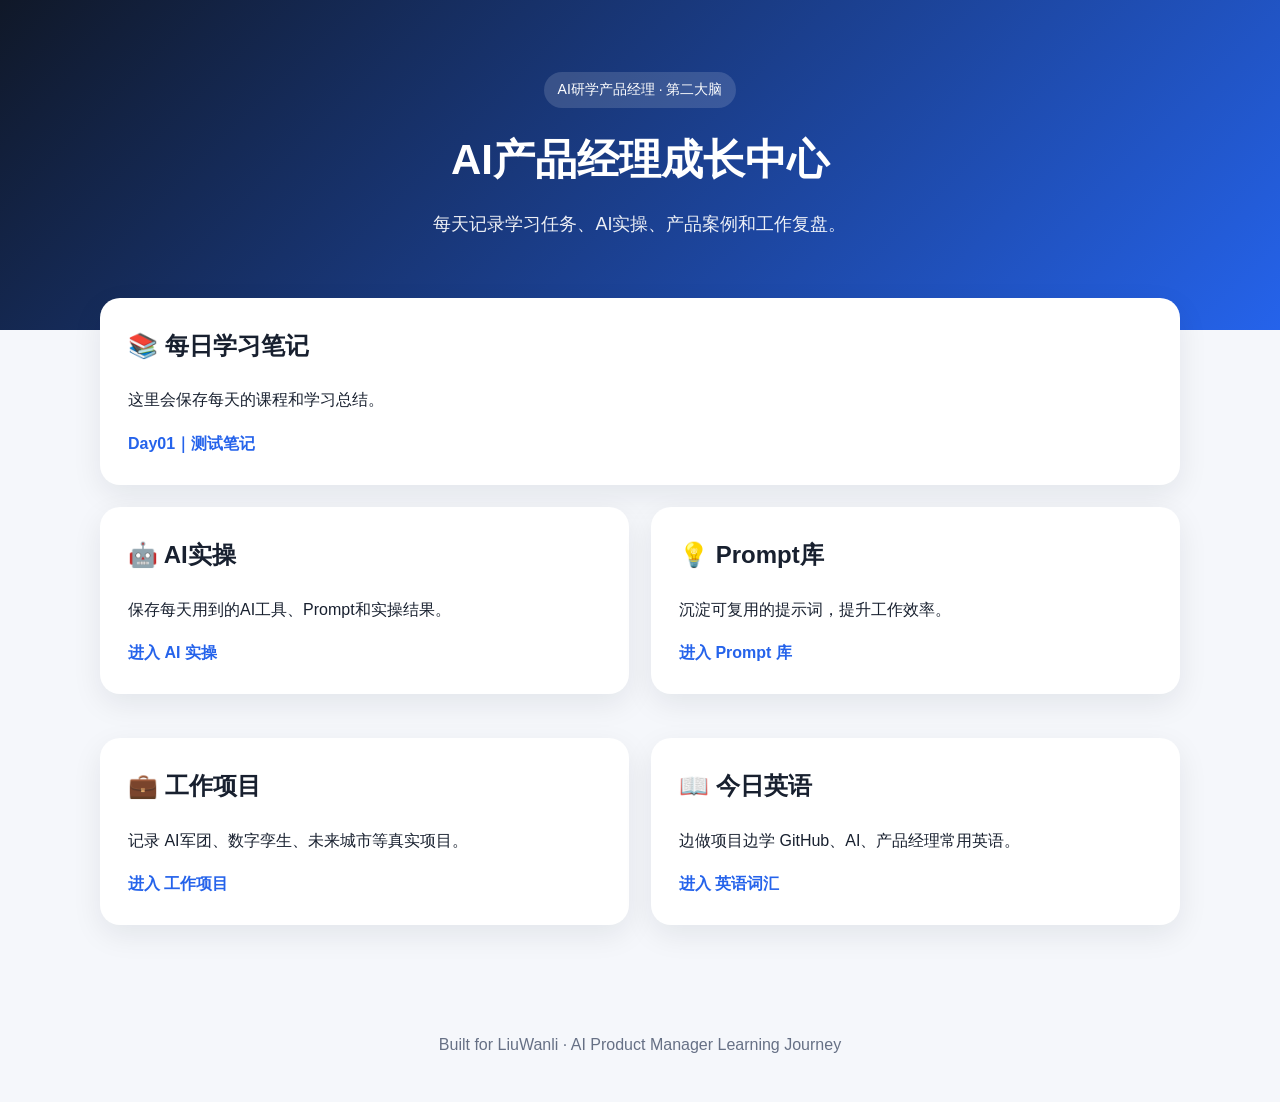
<file: index.html>
<!DOCTYPE html>
<html lang="zh-CN">
<head>
  <meta charset="UTF-8" />
  <meta name="viewport" content="width=device-width, initial-scale=1.0" />
  <title>AI产品经理成长中心</title>
  <link rel="stylesheet" href="style.css" />
</head>
<body>
  <header class="hero">
    <div class="badge">AI研学产品经理 · 第二大脑</div>
    <h1>AI产品经理成长中心</h1>
    <p>每天记录学习任务、AI实操、产品案例和工作复盘。</p>
  </header>

  <main class="container">
    <section class="card">
      <h2>📚 每日学习笔记</h2>
      <p>这里会保存每天的课程和学习总结。</p>
      <div class="links">
        <a href="notes/day01.html">Day01｜测试笔记</a>
      </div>
    </section>

    <section class="grid">
      <div class="card">
        <h2>🤖 AI实操</h2>
        <p>保存每天用到的AI工具、Prompt和实操结果。</p>
        <a href="ai-practice.html">进入 AI 实操</a>
      </div>

      <div class="card">
        <h2>💡 Prompt库</h2>
        <p>沉淀可复用的提示词，提升工作效率。</p>
        <a href="prompt-library.html">进入 Prompt 库</a>
      </div>

      <div class="card">
        <h2>💼 工作项目</h2>
        <p>记录 AI军团、数字孪生、未来城市等真实项目。</p>
        <a href="projects.html">进入 工作项目</a>
      </div>

      <div class="card">
        <h2>📖 今日英语</h2>
        <p>边做项目边学 GitHub、AI、产品经理常用英语。</p>
        <a href="english.html">进入 英语词汇</a>
      </div>
    </section>
  </main>

  <footer>
    <p>Built for LiuWanli · AI Product Manager Learning Journey</p>
  </footer>
</body>
</html>
</file>
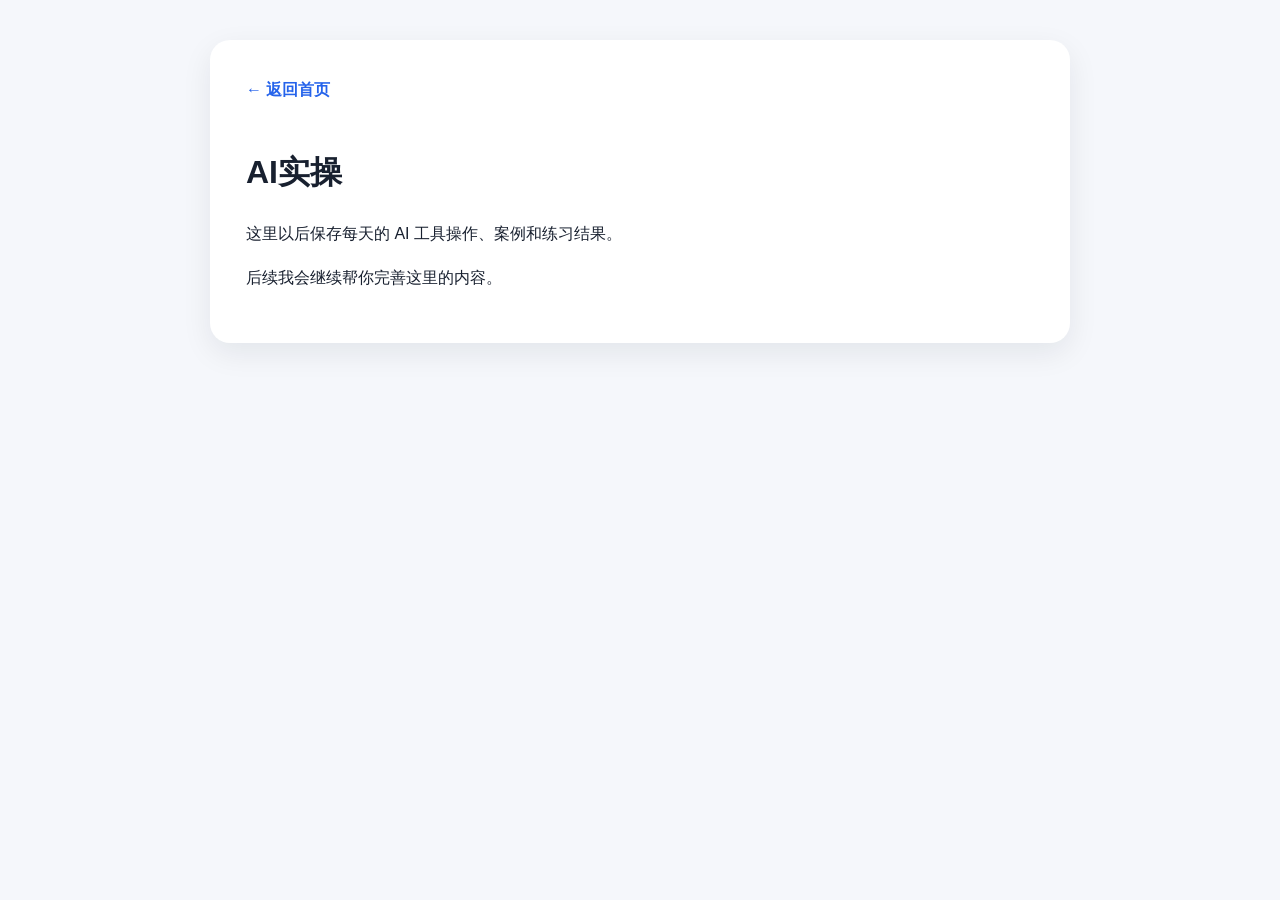
<file: ai-practice.html>
<!DOCTYPE html>
<html lang="zh-CN">
<head>
  <meta charset="UTF-8" />
  <meta name="viewport" content="width=device-width, initial-scale=1.0" />
  <title>AI实操</title>
  <link rel="stylesheet" href="style.css" />
</head>
<body>
  <main class="note">
    <a class="back" href="index.html">← 返回首页</a>
    <h1>AI实操</h1>
    <p>这里以后保存每天的 AI 工具操作、案例和练习结果。</p>
    <p>后续我会继续帮你完善这里的内容。</p>
  </main>
</body>
</html>
</file>
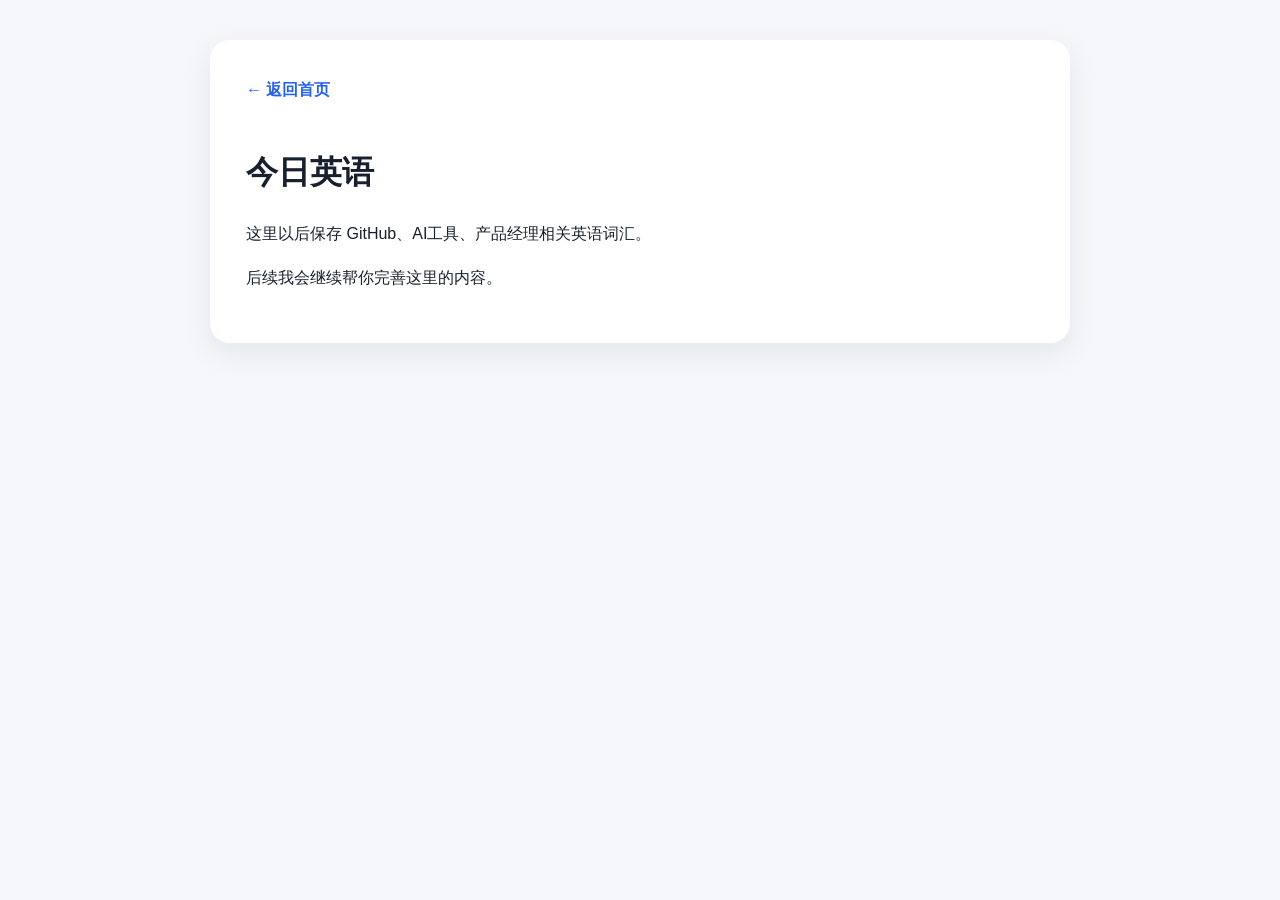
<file: english.html>
<!DOCTYPE html>
<html lang="zh-CN">
<head>
  <meta charset="UTF-8" />
  <meta name="viewport" content="width=device-width, initial-scale=1.0" />
  <title>今日英语</title>
  <link rel="stylesheet" href="style.css" />
</head>
<body>
  <main class="note">
    <a class="back" href="index.html">← 返回首页</a>
    <h1>今日英语</h1>
    <p>这里以后保存 GitHub、AI工具、产品经理相关英语词汇。</p>
    <p>后续我会继续帮你完善这里的内容。</p>
  </main>
</body>
</html>
</file>
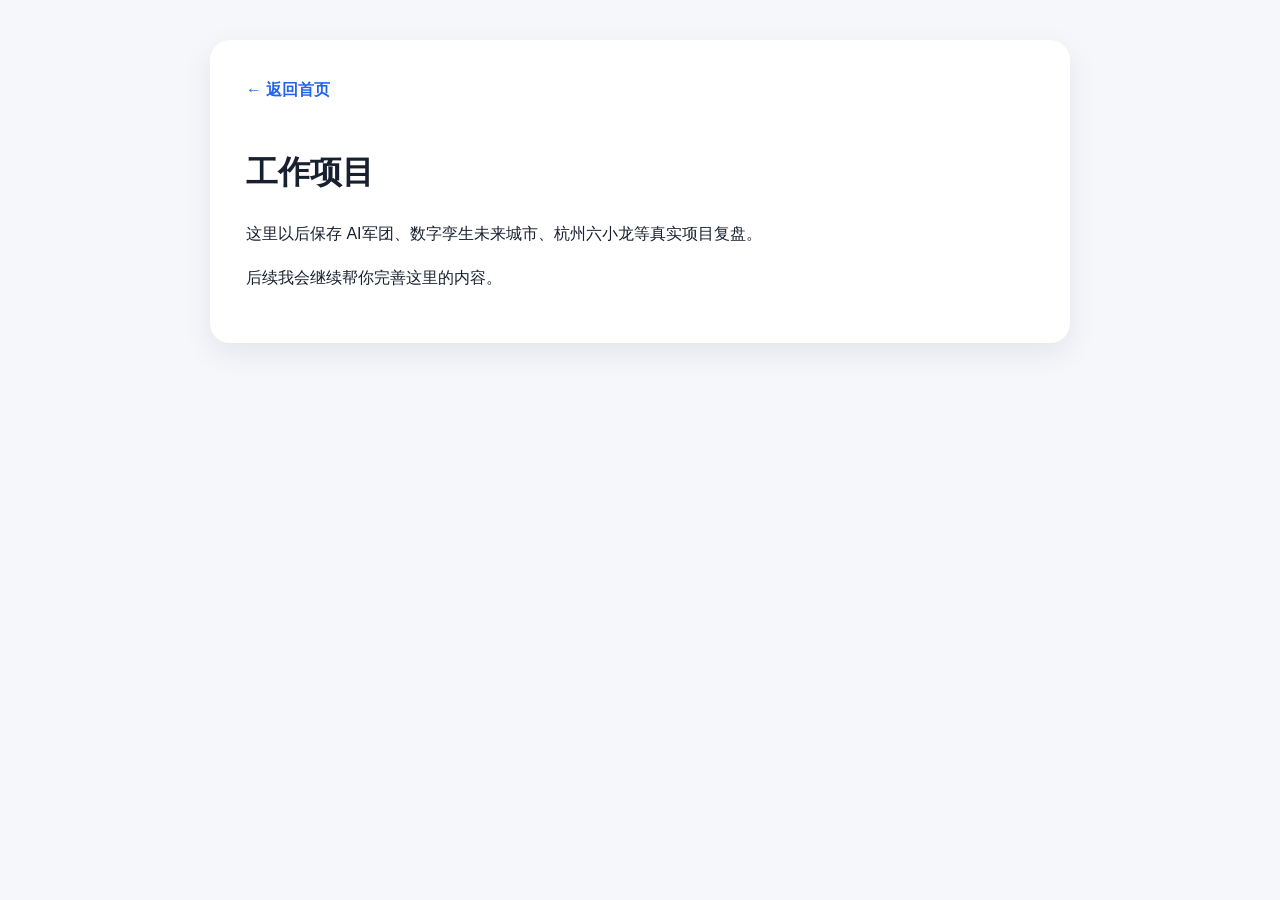
<file: projects.html>
<!DOCTYPE html>
<html lang="zh-CN">
<head>
  <meta charset="UTF-8" />
  <meta name="viewport" content="width=device-width, initial-scale=1.0" />
  <title>工作项目</title>
  <link rel="stylesheet" href="style.css" />
</head>
<body>
  <main class="note">
    <a class="back" href="index.html">← 返回首页</a>
    <h1>工作项目</h1>
    <p>这里以后保存 AI军团、数字孪生未来城市、杭州六小龙等真实项目复盘。</p>
    <p>后续我会继续帮你完善这里的内容。</p>
  </main>
</body>
</html>
</file>
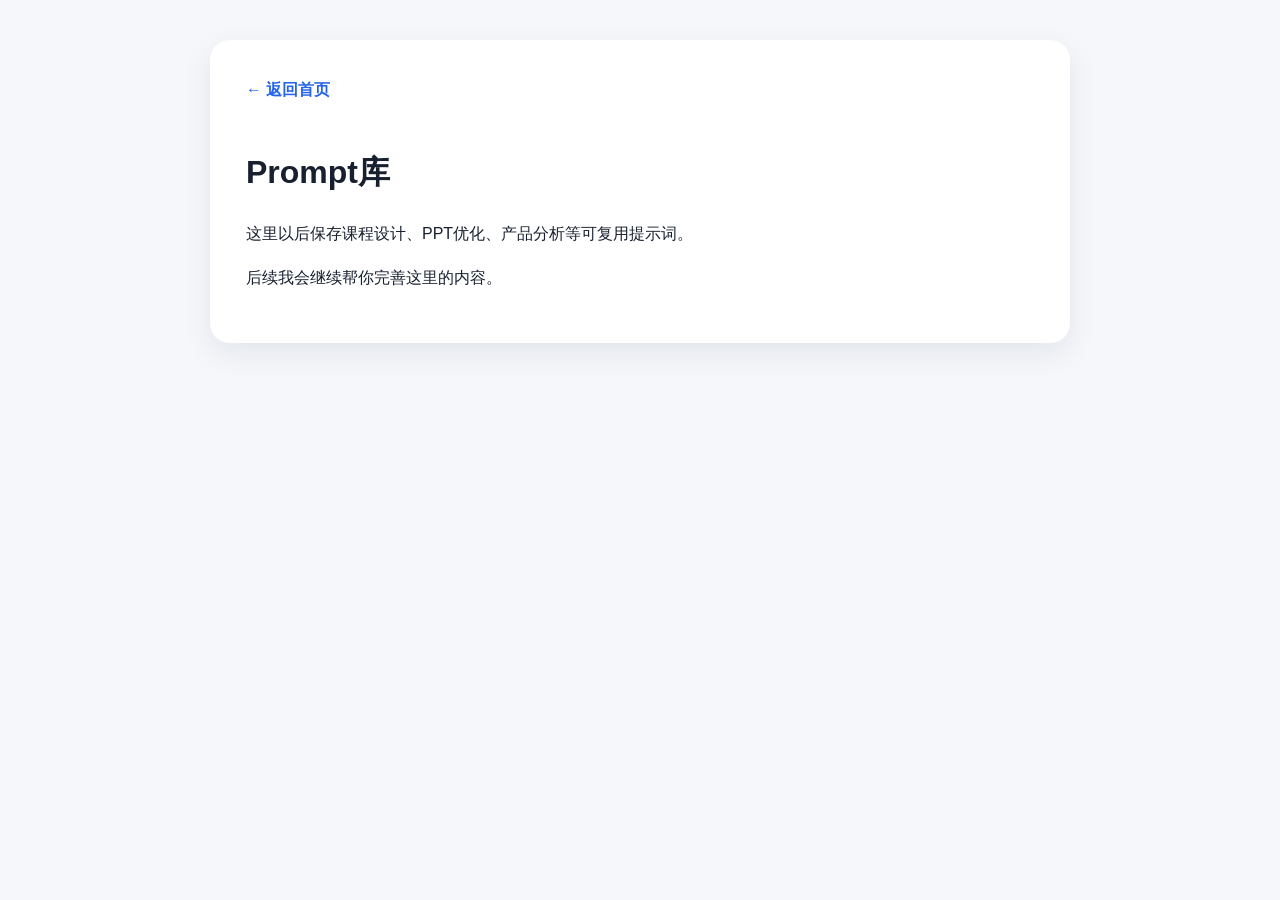
<file: prompt-library.html>
<!DOCTYPE html>
<html lang="zh-CN">
<head>
  <meta charset="UTF-8" />
  <meta name="viewport" content="width=device-width, initial-scale=1.0" />
  <title>Prompt库</title>
  <link rel="stylesheet" href="style.css" />
</head>
<body>
  <main class="note">
    <a class="back" href="index.html">← 返回首页</a>
    <h1>Prompt库</h1>
    <p>这里以后保存课程设计、PPT优化、产品分析等可复用提示词。</p>
    <p>后续我会继续帮你完善这里的内容。</p>
  </main>
</body>
</html>
</file>
<file: style.css>
* {
  box-sizing: border-box;
}

body {
  margin: 0;
  font-family: "Microsoft YaHei", Arial, sans-serif;
  background: #f5f7fb;
  color: #18202f;
  line-height: 1.7;
}

.hero {
  padding: 72px 24px;
  text-align: center;
  background: linear-gradient(135deg, #101828, #2563eb);
  color: white;
}

.badge {
  display: inline-block;
  padding: 6px 14px;
  border-radius: 999px;
  background: rgba(255,255,255,.14);
  margin-bottom: 16px;
  font-size: 14px;
}

.hero h1 {
  margin: 0;
  font-size: 42px;
}

.hero p {
  margin-top: 14px;
  font-size: 18px;
  opacity: .92;
}

.container {
  width: min(1080px, 92%);
  margin: -32px auto 40px;
}

.card {
  background: white;
  border-radius: 20px;
  padding: 28px;
  box-shadow: 0 10px 30px rgba(16, 24, 40, .08);
  margin-bottom: 22px;
}

.grid {
  display: grid;
  grid-template-columns: repeat(2, minmax(0, 1fr));
  gap: 22px;
}

h2 {
  margin-top: 0;
}

a {
  color: #2563eb;
  font-weight: 700;
  text-decoration: none;
}

a:hover {
  text-decoration: underline;
}

.links {
  display: flex;
  flex-direction: column;
  gap: 10px;
}

footer {
  text-align: center;
  padding: 28px;
  color: #667085;
}

.note {
  max-width: 860px;
  margin: 40px auto;
  background: white;
  padding: 36px;
  border-radius: 20px;
  box-shadow: 0 10px 30px rgba(16, 24, 40, .08);
}

.back {
  display: inline-block;
  margin-bottom: 20px;
}

@media (max-width: 720px) {
  .grid {
    grid-template-columns: 1fr;
  }

  .hero h1 {
    font-size: 32px;
  }
}
</file>
